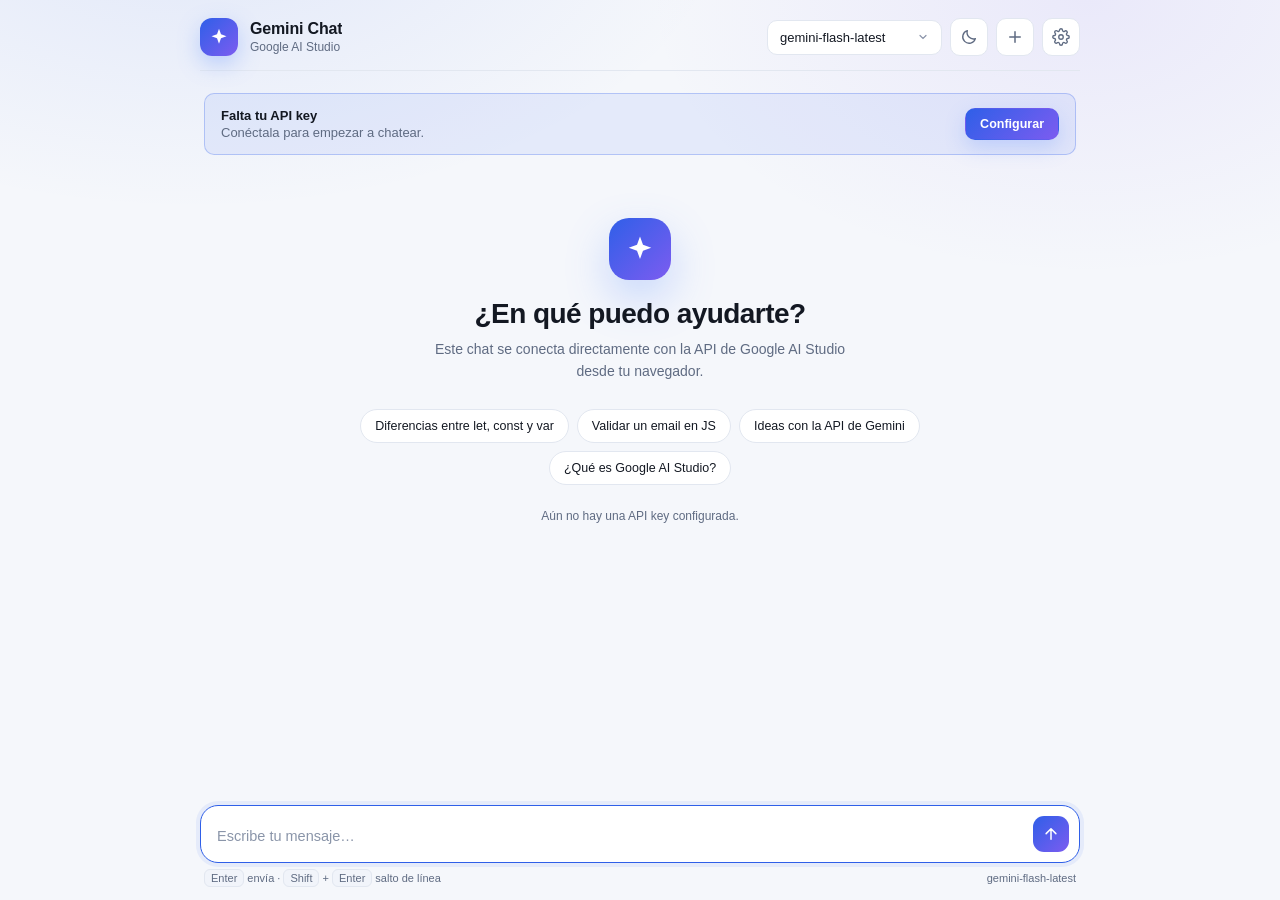
<file: index.html>
<!DOCTYPE html>
<html lang="es">
<head>
  <meta charset="UTF-8" />
  <meta name="viewport" content="width=device-width, initial-scale=1.0" />
  <title>Gemini Chat · Google AI Studio</title>
  <meta name="description" content="Chat sencillo en HTML, CSS y JS conectado a la API de Google AI Studio." />
  <meta name="theme-color" content="#f5f7fb" id="themeColor" />
  <script>
    // Aplica el tema guardado antes de pintar para evitar un destello de color.
    (function () {
      try {
        if (localStorage.getItem("geminichat.theme") === "dark") {
          document.documentElement.setAttribute("data-theme", "dark");
        }
      } catch (error) {
        /* almacenamiento bloqueado: se queda el tema claro */
      }
    })();
  </script>
  <link rel="icon" href="data:image/svg+xml,%3Csvg xmlns='http://www.w3.org/2000/svg' viewBox='0 0 100 100'%3E%3Cdefs%3E%3ClinearGradient id='g' x1='0' y1='0' x2='1' y2='1'%3E%3Cstop offset='0' stop-color='%235b8cff'/%3E%3Cstop offset='1' stop-color='%23a78bfa'/%3E%3C/linearGradient%3E%3C/defs%3E%3Crect width='100' height='100' rx='24' fill='%230b0d12'/%3E%3Cpath d='M50 18l7 18 18 7-18 7-7 18-7-18-18-7 18-7z' fill='url(%23g)'/%3E%3C/svg%3E" />
  <link rel="stylesheet" href="styles.css?v=2" />
</head>
<body>
  <div class="app">
    <header class="topbar">
      <div class="brand">
        <span class="brand__logo" aria-hidden="true">
          <svg viewBox="0 0 24 24" width="20" height="20" fill="none">
            <path d="M12 2l2.4 6.6L21 11l-6.6 2.4L12 20l-2.4-6.6L3 11l6.6-2.4L12 2z" fill="currentColor" />
          </svg>
        </span>
        <div class="brand__text">
          <h1>Gemini Chat</h1>
          <p>Google AI Studio</p>
        </div>
      </div>

      <div class="topbar__actions">
        <select id="modelSelect" class="select" aria-label="Modelo de Gemini" title="Modelo"></select>

        <button id="themeBtn" class="icon-btn theme-toggle" type="button" title="Cambiar a tema oscuro" aria-label="Cambiar a tema oscuro" aria-pressed="false">
          <svg class="theme-toggle__moon" viewBox="0 0 24 24" width="18" height="18" fill="none" stroke="currentColor" stroke-width="1.8" stroke-linecap="round" stroke-linejoin="round" aria-hidden="true">
            <path d="M20.5 14.2A8.6 8.6 0 0 1 9.8 3.5a8.6 8.6 0 1 0 10.7 10.7z" />
          </svg>
          <svg class="theme-toggle__sun" viewBox="0 0 24 24" width="18" height="18" fill="none" stroke="currentColor" stroke-width="1.8" stroke-linecap="round" aria-hidden="true">
            <circle cx="12" cy="12" r="4" />
            <path d="M12 2v2M12 20v2M4.9 4.9l1.4 1.4M17.7 17.7l1.4 1.4M2 12h2M20 12h2M4.9 19.1l1.4-1.4M17.7 6.3l1.4-1.4" />
          </svg>
        </button>

        <button id="newChatBtn" class="icon-btn" type="button" title="Nueva conversación" aria-label="Nueva conversación">
          <svg viewBox="0 0 24 24" width="18" height="18" fill="none" stroke="currentColor" stroke-width="2" stroke-linecap="round">
            <path d="M12 5v14M5 12h14" />
          </svg>
        </button>

        <button id="settingsBtn" class="icon-btn" type="button" title="Configuración" aria-label="Configuración">
          <svg viewBox="0 0 24 24" width="18" height="18" fill="none" stroke="currentColor" stroke-width="1.8" stroke-linecap="round" stroke-linejoin="round">
            <circle cx="12" cy="12" r="3" />
            <path d="M19.4 15a1.7 1.7 0 0 0 .34 1.87l.06.06a2 2 0 1 1-2.83 2.83l-.06-.06a1.7 1.7 0 0 0-1.87-.34 1.7 1.7 0 0 0-1 1.55V21a2 2 0 1 1-4 0v-.09a1.7 1.7 0 0 0-1.11-1.55 1.7 1.7 0 0 0-1.87.34l-.06.06a2 2 0 1 1-2.83-2.83l.06-.06a1.7 1.7 0 0 0 .34-1.87 1.7 1.7 0 0 0-1.55-1H3a2 2 0 1 1 0-4h.09a1.7 1.7 0 0 0 1.55-1.11 1.7 1.7 0 0 0-.34-1.87l-.06-.06a2 2 0 1 1 2.83-2.83l.06.06a1.7 1.7 0 0 0 1.87.34H9a1.7 1.7 0 0 0 1-1.55V3a2 2 0 1 1 4 0v.09a1.7 1.7 0 0 0 1 1.55 1.7 1.7 0 0 0 1.87-.34l.06-.06a2 2 0 1 1 2.83 2.83l-.06.06a1.7 1.7 0 0 0-.34 1.87V9a1.7 1.7 0 0 0 1.55 1H21a2 2 0 1 1 0 4h-.09a1.7 1.7 0 0 0-1.51 1z" />
          </svg>
        </button>
      </div>
    </header>

    <main id="chat" class="chat">
      <div id="keyBanner" class="banner" hidden>
        <div class="banner__text">
          <strong>Falta tu API key</strong>
          <span>Conéctala para empezar a chatear.</span>
        </div>
        <button class="btn btn--primary btn--sm" type="button" data-open-settings>Configurar</button>
      </div>

      <section id="emptyState" class="empty">
        <div class="empty__logo" aria-hidden="true">
          <svg viewBox="0 0 24 24" width="30" height="30" fill="none">
            <path d="M12 2l2.4 6.6L21 11l-6.6 2.4L12 20l-2.4-6.6L3 11l6.6-2.4L12 2z" fill="currentColor" />
          </svg>
        </div>
        <h2>¿En qué puedo ayudarte?</h2>
        <p>Este chat se conecta directamente con la API de Google AI Studio desde tu navegador.</p>

        <div class="chips">
          <button class="chip" type="button" data-prompt="Explícame las diferencias entre let, const y var en JavaScript con ejemplos.">Diferencias entre let, const y var</button>
          <button class="chip" type="button" data-prompt="Escribe una función en JavaScript que valide un correo electrónico y explica cómo funciona.">Validar un email en JS</button>
          <button class="chip" type="button" data-prompt="Dame 5 ideas de proyectos pequeños que pueda construir con la API de Gemini.">Ideas con la API de Gemini</button>
          <button class="chip" type="button" data-prompt="Resume en 3 puntos qué es la API de Google AI Studio y para qué sirve.">¿Qué es Google AI Studio?</button>
        </div>

        <p id="emptyKeyHint" class="empty__hint">Aún no hay una API key configurada.</p>
      </section>

      <div id="messages" class="messages"></div>
    </main>

    <footer class="composer-wrap">
      <form id="composer" class="composer">
        <textarea id="input" rows="1" placeholder="Escribe tu mensaje…" aria-label="Mensaje"></textarea>

        <div class="composer__actions">
          <button id="stopBtn" class="send-btn send-btn--stop" type="button" title="Detener" aria-label="Detener" hidden>
            <svg viewBox="0 0 24 24" width="16" height="16" fill="currentColor">
              <rect x="7" y="7" width="10" height="10" rx="2" />
            </svg>
          </button>

          <button id="sendBtn" class="send-btn" type="submit" title="Enviar" aria-label="Enviar">
            <svg viewBox="0 0 24 24" width="18" height="18" fill="none" stroke="currentColor" stroke-width="2" stroke-linecap="round" stroke-linejoin="round">
              <path d="M12 19V5M5.5 11.5L12 5l6.5 6.5" />
            </svg>
          </button>
        </div>
      </form>

      <p class="hint">
        <span><kbd>Enter</kbd> envía · <kbd>Shift</kbd> + <kbd>Enter</kbd> salto de línea</span>
        <span id="modelHint" class="hint__model"></span>
      </p>
    </footer>
  </div>

  <dialog id="settingsDialog" class="dialog">
    <form id="settingsForm" class="dialog__form" novalidate>
      <header class="dialog__head">
        <h2>Configuración</h2>
        <button type="button" class="icon-btn" id="closeSettingsBtn" aria-label="Cerrar">✕</button>
      </header>

      <label class="field">
        <span class="field__label">API key de Google AI Studio</span>
        <input id="apiKeyInput" class="input" type="password" placeholder="AIza…" autocomplete="off" spellcheck="false" />
        <span class="field__hint">
          Se guarda solo en este navegador. Consíguela en
          <a href="https://aistudio.google.com/apikey" target="_blank" rel="noopener noreferrer">aistudio.google.com/apikey ↗</a>
        </span>
      </label>

      <label class="field">
        <span class="field__label">Temperatura <span id="tempValue" class="field__value">0.7</span></span>
        <input id="tempInput" class="range" type="range" min="0" max="2" step="0.1" value="0.7" />
        <span class="field__hint">Más bajo = respuestas más precisas. Más alto = más creativas.</span>
      </label>

      <div class="dialog__actions">
        <button type="button" id="detectModelsBtn" class="btn btn--ghost">↻ Actualizar modelos</button>
        <button type="submit" class="btn btn--primary">Guardar</button>
      </div>

      <p id="settingsStatus" class="status" role="status"></p>
      <p class="dialog__note">
        Esta demo llama a la API desde el navegador. No publiques tu clave ni la subas a un repositorio.
      </p>
    </form>
  </dialog>

  <script src="app.js?v=2"></script>
</body>
</html>
</file>
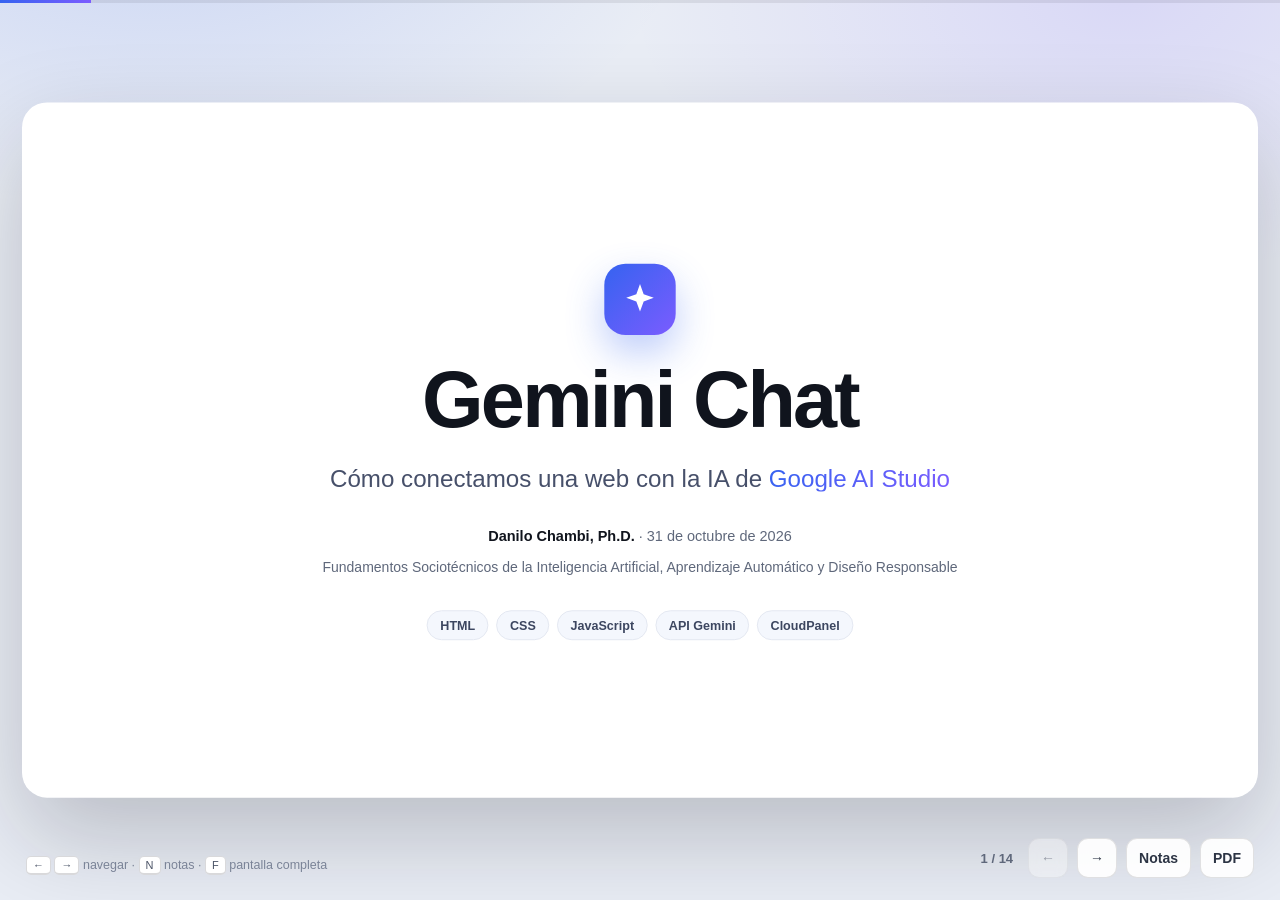
<file: presentacion/index.html>
<!DOCTYPE html>
<html lang="es">
<head>
  <meta charset="UTF-8" />
  <meta name="viewport" content="width=device-width, initial-scale=1.0" />
  <title>Gemini Chat · Presentación</title>
  <meta name="description" content="Presentación del proyecto Gemini Chat: cómo se desarrolló y cómo se conectó la API de Google AI Studio." />
  <style>
    :root {
      --ink: #10141d;
      --muted: #5f687b;
      --line: #e4e8f1;
      --soft: #f4f7fd;
      --accent: #3563f0;
      --accent-2: #7b5cff;
      --green: #15803d;
      --red: #b42318;
      --page: #e9edf5;
      --mono: ui-monospace, SFMono-Regular, Menlo, Consolas, monospace;
      --font: -apple-system, BlinkMacSystemFont, "Segoe UI", Inter, Roboto, "Helvetica Neue", Arial, sans-serif;
    }

    * { box-sizing: border-box; }

    html, body {
      height: 100%;
      margin: 0;
    }

    body {
      font-family: var(--font);
      color: var(--ink);
      background:
        radial-gradient(900px 500px at 12% -10%, rgba(53, 99, 240, 0.16), transparent 60%),
        radial-gradient(900px 500px at 88% 0%, rgba(123, 92, 255, 0.14), transparent 55%),
        var(--page);
      overflow: hidden;
    }

    /* ---------- Escenario 16:9 ---------- */

    .stage {
      position: fixed;
      left: 50%;
      top: 50%;
      width: 1280px;
      height: 720px;
      transform: translate(-50%, -50%) scale(var(--s, 1));
      transform-origin: center center;
      background: #fff;
      border-radius: 26px;
      box-shadow: 0 40px 100px rgba(16, 20, 29, 0.22);
      overflow: hidden;
    }

    .slide {
      position: absolute;
      inset: 0;
      display: flex;
      flex-direction: column;
      padding: 62px 76px 58px;
      opacity: 0;
      visibility: hidden;
      transition: opacity 0.28s ease, visibility 0.28s;
    }

    .slide.is-active {
      opacity: 1;
      visibility: visible;
    }

    .slide__inner {
      flex: 1;
      display: flex;
      flex-direction: column;
      min-height: 0;
    }

    .slide--center .slide__inner {
      justify-content: center;
      align-items: center;
      text-align: center;
    }

    .kicker {
      margin: 0 0 14px;
      font-size: 12.5px;
      font-weight: 700;
      letter-spacing: 0.2em;
      text-transform: uppercase;
      color: var(--accent);
    }

    h1 {
      margin: 0;
      font-size: 82px;
      line-height: 1;
      letter-spacing: -0.035em;
      font-weight: 750;
    }

    h2 {
      margin: 6px 0 26px;
      font-size: 44px;
      line-height: 1.12;
      letter-spacing: -0.025em;
      font-weight: 720;
    }

    h3 {
      margin: 0 0 8px;
      font-size: 19px;
      line-height: 1.25;
      font-weight: 680;
    }

    p {
      margin: 0;
      font-size: 20px;
      line-height: 1.55;
      color: var(--muted);
    }

    .lead {
      font-size: 24px;
      line-height: 1.5;
      color: #394154;
      max-width: 900px;
    }

    .subtitle {
      margin-top: 22px;
      font-size: 25px;
      line-height: 1.45;
      color: #47506a;
      max-width: 820px;
    }

    .meta {
      margin-top: 30px;
      font-size: 15px;
      color: var(--muted);
    }

    .meta strong {
      color: var(--ink);
      font-weight: 650;
    }

    .meta--course {
      margin-top: 10px;
      max-width: 820px;
      font-size: 14.5px;
      line-height: 1.55;
    }

    .badges {
      display: flex;
      flex-wrap: wrap;
      gap: 8px;
      margin-top: 34px;
      justify-content: center;
    }

    .badge {
      padding: 7px 13px;
      border: 1px solid var(--line);
      border-radius: 999px;
      background: var(--soft);
      font-size: 13px;
      font-weight: 600;
      color: #3c4660;
    }

    .accent-text {
      background: linear-gradient(120deg, var(--accent), var(--accent-2));
      -webkit-background-clip: text;
      background-clip: text;
      color: transparent;
    }

    /* ---------- Listas ---------- */

    ul {
      margin: 0;
      padding: 0;
      list-style: none;
      display: flex;
      flex-direction: column;
      gap: 13px;
    }

    li {
      position: relative;
      padding-left: 27px;
      font-size: 20px;
      line-height: 1.5;
      color: #303847;
    }

    li::before {
      content: "";
      position: absolute;
      left: 0;
      top: 0.55em;
      width: 9px;
      height: 9px;
      border-radius: 3px;
      background: linear-gradient(135deg, var(--accent), var(--accent-2));
    }

    li strong { color: var(--ink); }

    /* ---------- Tarjetas y rejillas ---------- */

    .grid-2 {
      display: grid;
      grid-template-columns: 1fr 1fr;
      gap: 22px;
    }

    .grid-3 {
      display: grid;
      grid-template-columns: repeat(3, 1fr);
      gap: 18px;
    }

    .card {
      border: 1px solid var(--line);
      border-radius: 18px;
      padding: 22px 24px;
      background: #fff;
    }

    .card p {
      font-size: 16.5px;
      line-height: 1.5;
    }

    .card--soft {
      background: var(--soft);
      border-color: transparent;
    }

    .card__icon {
      display: grid;
      place-items: center;
      width: 38px;
      height: 38px;
      margin-bottom: 14px;
      border-radius: 11px;
      background: linear-gradient(135deg, var(--accent), var(--accent-2));
      color: #fff;
      font-weight: 700;
      font-size: 16px;
    }

    /* ---------- Pasos ---------- */

    .steps {
      display: flex;
      gap: 14px;
      margin-top: 4px;
    }

    .step {
      flex: 1;
      padding: 20px 18px;
      border: 1px solid var(--line);
      border-radius: 16px;
      background: #fff;
    }

    .step__num {
      display: grid;
      place-items: center;
      width: 30px;
      height: 30px;
      margin-bottom: 12px;
      border-radius: 9px;
      background: var(--soft);
      color: var(--accent);
      font-size: 14px;
      font-weight: 750;
    }

    .step h3 { font-size: 16px; }

    .step p { font-size: 14.5px; line-height: 1.45; }

    /* ---------- Flujo ---------- */

    .flow {
      display: flex;
      align-items: stretch;
      gap: 14px;
      margin: 10px 0 24px;
    }

    .flow__box {
      flex: 1;
      padding: 20px 18px;
      border: 1px solid var(--line);
      border-radius: 16px;
      background: #fff;
      text-align: center;
    }

    .flow__box--accent {
      border-color: rgba(53, 99, 240, 0.35);
      background: #f5f8ff;
    }

    .flow__box h3 { font-size: 16px; margin-bottom: 6px; }

    .flow__box p { font-size: 14px; line-height: 1.4; }

    .flow__arrow {
      align-self: center;
      flex: none;
      font-size: 26px;
      color: var(--accent);
      font-weight: 700;
    }

    /* ---------- Código ---------- */

    pre {
      margin: 0;
      padding: 20px 24px;
      border-radius: 16px;
      background: #0e1320;
      color: #dfe6f5;
      font-family: var(--mono);
      font-size: 15px;
      line-height: 1.62;
      overflow: hidden;
      white-space: pre;
      tab-size: 2;
    }

    pre .c { color: #74809a; }
    pre .k { color: #8ab4ff; }
    pre .s { color: #9be3a1; }
    pre .u { color: #c4b5ff; }
    pre .m { color: #ffd28a; }

    .code-note {
      margin-top: 14px;
      font-size: 15px;
      color: var(--muted);
    }

    /* ---------- Chips ---------- */

    .chips {
      display: flex;
      flex-wrap: wrap;
      gap: 9px;
    }

    .chip {
      display: inline-flex;
      align-items: center;
      gap: 8px;
      padding: 8px 13px;
      border: 1px solid var(--line);
      border-radius: 999px;
      background: #fff;
      font-size: 14px;
      font-weight: 600;
      color: #3c4660;
    }

    .chip b {
      font-family: var(--mono);
      font-size: 12.5px;
      color: var(--accent);
    }

    .chip--warn { border-color: #f3d3ad; background: #fff8ed; }
    .chip--bad { border-color: #f4c6c0; background: #fff3f1; }

    .callout {
      margin-top: 22px;
      padding: 16px 20px;
      border-left: 4px solid var(--accent);
      border-radius: 0 12px 12px 0;
      background: #f5f8ff;
      font-size: 17px;
      line-height: 1.5;
      color: #33405c;
    }

    .callout strong { color: var(--ink); }

    .ok { color: var(--green); font-weight: 700; }
    .ko { color: var(--red); font-weight: 700; }

    /* ---------- Portada ---------- */

    .cover-mark {
      display: grid;
      place-items: center;
      width: 74px;
      height: 74px;
      margin-bottom: 26px;
      border-radius: 22px;
      background: linear-gradient(135deg, var(--accent), var(--accent-2));
      box-shadow: 0 18px 40px rgba(53, 99, 240, 0.32);
      color: #fff;
    }

    .cover-mark svg { width: 38px; height: 38px; }

    /* ---------- HUD ---------- */

    .progress {
      position: fixed;
      inset: 0 0 auto 0;
      height: 3px;
      background: rgba(16, 20, 29, 0.08);
      z-index: 20;
    }

    .progress span {
      display: block;
      height: 100%;
      width: 0;
      background: linear-gradient(90deg, var(--accent), var(--accent-2));
      transition: width 0.25s ease;
    }

    .hud {
      position: fixed;
      right: 26px;
      bottom: 22px;
      display: flex;
      align-items: center;
      gap: 9px;
      z-index: 20;
    }

    .hud__count {
      margin-right: 6px;
      font-size: 13px;
      font-variant-numeric: tabular-nums;
      color: var(--muted);
      font-weight: 600;
    }

    .hud button {
      display: inline-grid;
      place-items: center;
      min-width: 40px;
      height: 40px;
      padding: 0 12px;
      border: 1px solid rgba(16, 20, 29, 0.12);
      border-radius: 11px;
      background: rgba(255, 255, 255, 0.92);
      color: #2c3444;
      font: inherit;
      font-size: 14px;
      font-weight: 600;
      cursor: pointer;
      backdrop-filter: blur(6px);
      transition: background 0.15s, transform 0.15s;
    }

    .hud button:hover {
      background: #fff;
      transform: translateY(-1px);
    }

    .hud button:disabled {
      opacity: 0.4;
      cursor: default;
      transform: none;
    }

    .hud__hint {
      position: fixed;
      left: 26px;
      bottom: 28px;
      z-index: 20;
      font-size: 12.5px;
      color: #7a8397;
    }

    kbd {
      font-family: var(--font);
      font-size: 11px;
      padding: 2px 6px;
      border: 1px solid rgba(16, 20, 29, 0.16);
      border-bottom-width: 2px;
      border-radius: 5px;
      background: #fff;
      color: #4a5366;
    }

    /* ---------- Notas del expositor ---------- */

    .notes {
      position: fixed;
      left: 50%;
      bottom: 78px;
      transform: translateX(-50%);
      width: min(920px, calc(100vw - 48px));
      margin: 0;
      padding: 16px 20px;
      border-radius: 14px;
      background: rgba(14, 19, 32, 0.94);
      color: #e7ecf7;
      font-size: 15px;
      line-height: 1.55;
      box-shadow: 0 18px 40px rgba(16, 20, 29, 0.3);
      z-index: 25;
    }

    .notes[hidden] { display: none; }

    .notes b {
      display: block;
      margin-bottom: 4px;
      font-size: 11px;
      letter-spacing: 0.16em;
      text-transform: uppercase;
      color: #9fb4e8;
    }

    /* ---------- Impresión / PDF ---------- */

    @media print {
      @page { size: A4 landscape; margin: 0; }

      html, body {
        height: auto;
        overflow: visible;
        background: #fff;
      }

      .progress, .hud, .hud__hint, .notes { display: none !important; }

      .stage {
        position: static;
        width: auto;
        height: auto;
        transform: none !important;
        border-radius: 0;
        box-shadow: none;
        overflow: visible;
      }

      .slide {
        position: static !important;
        display: flex !important;
        width: 100%;
        height: 100vh;
        padding: 54px 64px;
        opacity: 1 !important;
        visibility: visible !important;
        page-break-after: always;
        break-after: page;
      }

      .slide:last-child {
        page-break-after: auto;
        break-after: auto;
      }
    }
  </style>
</head>
<body>
  <div class="progress"><span id="progressBar"></span></div>

  <main class="stage" id="stage">
    <!-- 1 -->
    <section class="slide slide--center is-active" data-notes="Saludo y contexto: este proyecto conecta una página web con un modelo de lenguaje real. Duración total: unos 5-7 minutos.">
      <div class="slide__inner">
        <div class="cover-mark" aria-hidden="true">
          <svg viewBox="0 0 24 24" fill="none">
            <path d="M12 2l2.4 6.6L21 11l-6.6 2.4L12 20l-2.4-6.6L3 11l6.6-2.4L12 2z" fill="currentColor" />
          </svg>
        </div>
        <h1>Gemini Chat</h1>
        <p class="subtitle">Cómo conectamos una web con la IA de <span class="accent-text">Google AI Studio</span></p>
        <p class="meta"><strong>Danilo Chambi, Ph.D.</strong> · 31 de octubre de 2026</p>
        <p class="meta meta--course">Fundamentos Sociotécnicos de la Inteligencia Artificial, Aprendizaje Automático y Diseño Responsable</p>
        <div class="badges">
          <span class="badge">HTML</span>
          <span class="badge">CSS</span>
          <span class="badge">JavaScript</span>
          <span class="badge">API Gemini</span>
          <span class="badge">CloudPanel</span>
        </div>
      </div>
    </section>

    <!-- 2 -->
    <section class="slide" data-notes="Mensaje clave: no hay backend. La web habla directamente con la API y todo el estado vive en el navegador.">
      <div class="slide__inner">
        <p class="kicker">El proyecto</p>
        <h2>Una web que conversa con IA, sin servidor propio</h2>
        <p class="lead">Tres archivos y una API: eso es todo lo que hay detrás del chat.</p>
        <div class="grid-3" style="margin-top: 34px;">
          <div class="card card--soft">
            <div class="card__icon">💬</div>
            <h3>Conversación real</h3>
            <p>El modelo recibe el historial y responde en streaming, palabra por palabra.</p>
          </div>
          <div class="card card--soft">
            <div class="card__icon">⚡</div>
            <h3>100 % frontend</h3>
            <p>HTML, CSS y JavaScript. Sin Node, sin base de datos, sin build.</p>
          </div>
          <div class="card card--soft">
            <div class="card__icon">🌐</div>
            <h3>Publicado</h3>
            <p>Desplegado como sitio estático en CloudPanel con HTTPS.</p>
          </div>
        </div>
      </div>
    </section>

    <!-- 3 -->
    <section class="slide" data-notes="Resumir el proceso: primero la interfaz, luego la lógica, después la API, pruebas y despliegue. La parte más difícil fue manejar los errores y el streaming.">
      <div class="slide__inner">
        <p class="kicker">Desarrollo</p>
        <h2>Así se construyó, paso a paso</h2>
        <div class="steps">
          <div class="step">
            <div class="step__num">1</div>
            <h3>Diseño</h3>
            <p>Interfaz de chat: mensajes, estados vacíos, configuración.</p>
          </div>
          <div class="step">
            <div class="step__num">2</div>
            <h3>Estructura</h3>
            <p>HTML semántico y CSS responsive con tema oscuro.</p>
          </div>
          <div class="step">
            <div class="step__num">3</div>
            <h3>Conexión</h3>
            <p><code>fetch</code> a la API de Gemini y lectura del stream SSE.</p>
          </div>
          <div class="step">
            <div class="step__num">4</div>
            <h3>Pruebas</h3>
            <p>Claves inválidas, modelos caídos, cuotas y respuestas vacías.</p>
          </div>
          <div class="step">
            <div class="step__num">5</div>
            <h3>Despliegue</h3>
            <p>Sitio estático en CloudPanel + certificado SSL.</p>
          </div>
        </div>
        <p class="code-note">Cada paso se probó en el navegador antes de pasar al siguiente.</p>
      </div>
    </section>

    <!-- 4 -->
    <section class="slide" data-notes="Destacar que no se usaron frameworks: menos dependencias, más control y se entiende todo el flujo.">
      <div class="slide__inner">
        <p class="kicker">Tecnologías</p>
        <h2>Con qué está hecho</h2>
        <div class="grid-2" style="gap: 16px;">
          <div class="card">
            <h3>HTML5</h3>
            <p>Estructura del chat, diálogo de configuración y accesibilidad.</p>
          </div>
          <div class="card">
            <h3>CSS3</h3>
            <p>Tema oscuro, diseño responsive, animaciones y estados.</p>
          </div>
          <div class="card">
            <h3>JavaScript</h3>
            <p>Estado, manipulación del DOM, <code>fetch</code> y streams.</p>
          </div>
          <div class="card">
            <h3>API Gemini</h3>
            <p>Modelo de lenguaje de Google AI Studio vía HTTPS.</p>
          </div>
          <div class="card">
            <h3>CloudPanel</h3>
            <p>Hosting estático en nginx con certificado Let's Encrypt.</p>
          </div>
          <div class="card card--soft">
            <h3>Sin frameworks</h3>
            <p>Ni React ni bundler: solo tres archivos que se entienden de principio a fin.</p>
          </div>
        </div>
      </div>
    </section>

    <!-- 5 -->
    <section class="slide" data-notes="Explicar el diagrama: el navegador hace la petición directamente a Google; el servidor solo entrega archivos estáticos. La clave viaja en la URL de la petición HTTPS.">
      <div class="slide__inner">
        <p class="kicker">Arquitectura</p>
        <h2>Quién habla con quién</h2>
        <div class="flow">
          <div class="flow__box">
            <h3>Usuario</h3>
            <p>Escribe una pregunta</p>
          </div>
          <div class="flow__arrow">→</div>
          <div class="flow__box flow__box--accent">
            <h3>Navegador</h3>
            <p>HTML · CSS · JS<br />historial en memoria</p>
          </div>
          <div class="flow__arrow">⇄</div>
          <div class="flow__box">
            <h3>API Gemini</h3>
            <p>Google AI Studio<br />modelo de lenguaje</p>
          </div>
        </div>
        <ul>
          <li>La petición sale del navegador por <strong>HTTPS</strong> con la clave del visitante.</li>
          <li>La respuesta vuelve como <strong>eventos SSE</strong> y se pinta al instante.</li>
          <li>El servidor (CloudPanel) solo entrega los archivos: <strong>no procesa la conversación</strong>.</li>
        </ul>
      </div>
    </section>

    <!-- 6 -->
    <section class="slide" data-notes="Insistir en la seguridad: la clave no está en el código. Se guarda en localStorage, así que cada visitante usa la suya y nada se comparte entre usuarios.">
      <div class="slide__inner">
        <p class="kicker">Autenticación</p>
        <h2>La API key</h2>
        <ul>
          <li>Se obtiene gratis en <strong>aistudio.google.com/apikey</strong>.</li>
          <li>Se guarda en <strong>localStorage</strong>, solo en el navegador del visitante.</li>
          <li><strong>Nunca</strong> se escribe en el HTML ni en el JavaScript.</li>
          <li>Cada persona que entra usa su propia clave.</li>
        </ul>
        <div class="callout">
          <strong>Si la clave se publica en el código</strong>, cualquiera puede leerla con «Ver código fuente» y gastar tu cuota de IA.
        </div>
      </div>
    </section>

    <!-- 7 -->
    <section class="slide" data-notes="Esta es la petición real que hace la app. Explicar las tres partes: endpoint, cabecera Content-Type y cuerpo JSON con contents y generationConfig.">
      <div class="slide__inner">
        <p class="kicker">La conexión</p>
        <h2>La petición HTTP</h2>
        <pre><code><span class="k">POST</span> <span class="u">https://generativelanguage.googleapis.com/v1beta/models/</span>
     <span class="u">gemini-flash-latest:streamGenerateContent?alt=sse&amp;key=•••</span>
<span class="c">Content-Type: application/json</span>

{
  <span class="s">"contents"</span>: [
    { <span class="s">"role"</span>: <span class="m">"user"</span>,  <span class="s">"parts"</span>: [{ <span class="s">"text"</span>: <span class="m">"Hola"</span> }] },
    { <span class="s">"role"</span>: <span class="m">"model"</span>, <span class="s">"parts"</span>: [{ <span class="s">"text"</span>: <span class="m">"¡Hola!"</span> }] }
  ],
  <span class="s">"generationConfig"</span>: { <span class="s">"temperature"</span>: 0.7 }
}</code></pre>
        <p class="code-note">El historial se envía completo en cada petición: ahí está la «memoria» del chat.</p>
      </div>
    </section>

    <!-- 8 -->
    <section class="slide" data-notes="El streaming es lo que hace que se sienta como ChatGPT. Llegan líneas data: con trozos de texto y se van pintando con requestAnimationFrame.">
      <div class="slide__inner">
        <p class="kicker">Streaming</p>
        <h2>La respuesta llega por trozos</h2>
        <div class="grid-2" style="gap: 26px; align-items: start;">
          <div>
            <ul>
              <li>Google responde con <strong>Server-Sent Events</strong>.</li>
              <li>Cada línea <code>data: {...}</code> trae un fragmento de texto.</li>
              <li>Se lee con <code>ReadableStream</code> y <code>TextDecoder</code>.</li>
              <li>La interfaz se actualiza sin esperar el final.</li>
            </ul>
          </div>
          <pre><code><span class="c">// cada evento SSE</span>
<span class="k">data:</span> {<span class="s">"candidates"</span>:[{<span class="s">"content"</span>:
  {<span class="s">"parts"</span>:[{<span class="s">"text"</span>:<span class="m">"Hola"</span>}]}}]}

<span class="c">// leer el stream</span>
<span class="k">const</span> reader = res.body.getReader();
<span class="k">const</span> decoder = <span class="k">new</span> TextDecoder();

decoder.decode(value, { stream: <span class="k">true</span> });
onChunk(texto); <span class="c">// pintar</span></code></pre>
        </div>
        <p class="code-note">Resultado: el texto aparece mientras se genera, no después.</p>
      </div>
    </section>

    <!-- 9 -->
    <section class="slide" data-notes="La API es sin estado: no recuerda nada. La memoria la construimos nosotros enviando los mensajes anteriores con roles user y model.">
      <div class="slide__inner">
        <p class="kicker">Contexto</p>
        <h2>La memoria del chat la ponemos nosotros</h2>
        <div class="flow" style="margin-top: 4px;">
          <div class="flow__box"><h3>1. Escribes</h3><p>Se guarda como <code>user</code></p></div>
          <div class="flow__arrow">→</div>
          <div class="flow__box"><h3>2. Se envía</h3><p>Últimos 40 mensajes</p></div>
          <div class="flow__arrow">→</div>
          <div class="flow__box"><h3>3. Responde</h3><p>Se guarda como <code>model</code></p></div>
        </div>
        <ul>
          <li>Los roles <strong>alternan</strong>: <code>user</code> → <code>model</code> → <code>user</code>.</li>
          <li>Más historial = mejor contexto, pero <strong>más tokens</strong> por petición.</li>
          <li>Por eso se recorta la ventana y se empieza siempre por un mensaje de usuario.</li>
        </ul>
      </div>
    </section>

    <!-- 10 -->
    <section class="slide" data-notes="Un chat también se juzga por cómo falla. Explicar los códigos y el cambio automático de modelo cuando hay alta demanda.">
      <div class="slide__inner">
        <p class="kicker">Robustez</p>
        <h2>Qué pasa cuando algo falla</h2>
        <div class="chips" style="margin-bottom: 22px;">
          <span class="chip"><b>400</b> clave o petición inválida</span>
          <span class="chip"><b>403</b> acceso denegado</span>
          <span class="chip chip--warn"><b>404</b> modelo retirado</span>
          <span class="chip chip--warn"><b>429</b> cuota agotada</span>
          <span class="chip chip--bad"><b>503</b> modelo saturado</span>
        </div>
        <ul>
          <li>Los errores se traducen a <strong>mensajes claros</strong>, no a JSON crudo.</li>
          <li>Botón <strong>Reintentar</strong> y botón <strong>Detener</strong> (<code>AbortController</code>).</li>
          <li>Si el modelo da 503 o 404, la app <strong>prueba otro automáticamente</strong>.</li>
        </ul>
      </div>
    </section>

    <!-- 11 -->
    <section class="slide" data-notes="Ser honesto con las limitaciones: la clave en el navegador sirve para una demo, no para producción. Y la IA puede equivocarse con seguridad.">
      <div class="slide__inner">
        <p class="kicker">Seguridad y límites</p>
        <h2>Lo que hay que tener claro</h2>
        <div class="grid-2">
          <div class="card">
            <h3 class="ok">Bien resuelto</h3>
            <ul style="margin-top: 12px;">
              <li>Clave fuera del código fuente.</li>
              <li>Cada visitante usa la suya.</li>
              <li>HTTPS en el despliegue.</li>
              <li>Sin backend que atacar.</li>
            </ul>
          </div>
          <div class="card">
            <h3 class="ko">Con cuidado</h3>
            <ul style="margin-top: 12px;">
              <li>La clave es visible en DevTools.</li>
              <li>No vale para producción multiusuario.</li>
              <li>La IA puede inventar datos.</li>
              <li>La calidad depende del modelo y la temperatura.</li>
            </ul>
          </div>
        </div>
        <div class="callout">
          <strong>Para producción:</strong> mover la llamada a un backend que guarde la clave en el servidor y actúe de proxy.
        </div>
      </div>
    </section>

    <!-- 12 -->
    <section class="slide" data-notes="El despliegue es lo más rápido: elegir el tipo de sitio, subir los archivos y activar el certificado. Sin build ni reinicios.">
      <div class="slide__inner">
        <p class="kicker">Despliegue</p>
        <h2>Publicado en CloudPanel</h2>
        <div class="steps">
          <div class="step">
            <div class="step__num">1</div>
            <h3>Crear el sitio</h3>
            <p>«Create a Static HTML Site» con el dominio.</p>
          </div>
          <div class="step">
            <div class="step__num">2</div>
            <h3>Subir archivos</h3>
            <p>Los tres archivos a <code>htdocs/tudominio.com</code>.</p>
          </div>
          <div class="step">
            <div class="step__num">3</div>
            <h3>Activar SSL</h3>
            <p>Let's Encrypt desde el panel.</p>
          </div>
          <div class="step">
            <div class="step__num">4</div>
            <h3>Probar</h3>
            <p>Abrir el dominio, pegar la clave y chatear.</p>
          </div>
        </div>
        <p class="code-note">Sin build, sin base de datos, sin reiniciar servicios: nginx sirve los archivos al instante.</p>
      </div>
    </section>

    <!-- 13 -->
    <section class="slide" data-notes="Proponer 4-5 preguntas para la demo. Mejor empezar por algo simple, seguir con contexto y terminar con una pregunta crítica. Ver PREGUNTAS.md para el guion completo.">
      <div class="slide__inner">
        <p class="kicker">Demo</p>
        <h2>Preguntas para probarlo en clase</h2>
        <ul>
          <li>«Explícame la recursión con una analogía cotidiana.»</li>
          <li>«Escribe una función en JavaScript que valide emails y explícala.»</li>
          <li>«Resume este texto en tres puntos: …» <span style="color:#8a93a8;">(pegar un párrafo)</span></li>
          <li>«Dame 3 argumentos a favor y 3 en contra de prohibir el móvil en clase.»</li>
          <li>«Ahora hazme 5 preguntas tipo test sobre lo anterior.» <span style="color:#8a93a8;">(muestra la memoria)</span></li>
        </ul>
        <div class="callout">
          <strong>Truco:</strong> cambia la temperatura a 1.5 y repite la misma pregunta para comparar respuestas.
        </div>
      </div>
    </section>

    <!-- 14 -->
    <section class="slide slide--center" data-notes="Cerrar con las ideas clave y abrir el turno de preguntas. Si hay tiempo, hacer una demo en vivo con una pregunta del público.">
      <div class="slide__inner">
        <p class="kicker">Conclusiones</p>
        <h2 style="margin-bottom: 18px;">Lo que aprendí</h2>
        <ul style="max-width: 860px; text-align: left;">
          <li><strong>Una API</strong> es una URL, unos datos y una autenticación.</li>
          <li><strong>El streaming</strong> convierte una espera en una conversación.</li>
          <li><strong>El historial</strong> es la memoria del chat.</li>
          <li><strong>Errores y seguridad</strong> son parte del proyecto, no un extra.</li>
        </ul>
        <p class="subtitle" style="margin-top: 34px; font-size: 30px; color: var(--ink); font-weight: 650;">
          Gracias · ¿Preguntas?
        </p>
      </div>
    </section>
  </main>

  <div class="hud__hint">
    <kbd>←</kbd> <kbd>→</kbd> navegar · <kbd>N</kbd> notas · <kbd>F</kbd> pantalla completa
  </div>

  <div class="hud">
    <span class="hud__count" id="counter">1 / 14</span>
    <button type="button" id="prevBtn" aria-label="Diapositiva anterior">←</button>
    <button type="button" id="nextBtn" aria-label="Diapositiva siguiente">→</button>
    <button type="button" id="notesBtn" aria-label="Mostrar notas del expositor" title="Notas (N)">Notas</button>
    <button type="button" id="printBtn" aria-label="Imprimir o guardar como PDF" title="Guardar como PDF">PDF</button>
  </div>

  <aside class="notes" id="notes" hidden>
    <b>Notas del expositor</b>
    <span id="notesText"></span>
  </aside>

  <script>
    (function () {
      const stage = document.getElementById("stage");
      const slides = Array.from(document.querySelectorAll(".slide"));
      const counter = document.getElementById("counter");
      const bar = document.getElementById("progressBar");
      const prevBtn = document.getElementById("prevBtn");
      const nextBtn = document.getElementById("nextBtn");
      const notesBtn = document.getElementById("notesBtn");
      const printBtn = document.getElementById("printBtn");
      const notes = document.getElementById("notes");
      const notesText = document.getElementById("notesText");

      let current = 0;

      function fitStage() {
        const margin = 44;
        const scale = Math.min(
          (window.innerWidth - margin) / 1280,
          (window.innerHeight - margin) / 720
        );
        stage.style.setProperty("--s", String(Math.max(0.2, scale)));
      }

      function go(index) {
        current = Math.max(0, Math.min(slides.length - 1, index));

        slides.forEach((slide, i) => {
          slide.classList.toggle("is-active", i === current);
          slide.setAttribute("aria-hidden", i === current ? "false" : "true");
        });

        counter.textContent = (current + 1) + " / " + slides.length;
        bar.style.width = ((current + 1) / slides.length) * 100 + "%";
        notesText.textContent = slides[current].dataset.notes || "";
        prevBtn.disabled = current === 0;
        nextBtn.disabled = current === slides.length - 1;

        try {
          history.replaceState(null, "", "#" + (current + 1));
        } catch (error) {
          /* file:// puede bloquear replaceState */
        }
      }

      function toggleNotes() {
        notes.hidden = !notes.hidden;
        notesBtn.style.background = notes.hidden ? "" : "rgba(255,255,255,0.6)";
      }

      function next() { go(current + 1); }
      function prev() { go(current - 1); }

      prevBtn.addEventListener("click", prev);
      nextBtn.addEventListener("click", next);
      notesBtn.addEventListener("click", toggleNotes);
      printBtn.addEventListener("click", function () { window.print(); });

      document.addEventListener("keydown", function (event) {
        const key = event.key;

        if (key === "ArrowRight" || key === "PageDown" || key === " ") {
          event.preventDefault();
          next();
        } else if (key === "ArrowLeft" || key === "PageUp") {
          event.preventDefault();
          prev();
        } else if (key === "Home") {
          event.preventDefault();
          go(0);
        } else if (key === "End") {
          event.preventDefault();
          go(slides.length - 1);
        } else if (key === "n" || key === "N") {
          toggleNotes();
        } else if (key === "f" || key === "F") {
          if (document.fullscreenElement) {
            document.exitFullscreen();
          } else if (document.documentElement.requestFullscreen) {
            document.documentElement.requestFullscreen();
          }
        }
      });

      // Deslizar en pantallas táctiles.
      let touchX = null;
      document.addEventListener("touchstart", function (event) {
        touchX = event.touches[0].clientX;
      }, { passive: true });
      document.addEventListener("touchend", function (event) {
        if (touchX === null) return;
        const delta = event.changedTouches[0].clientX - touchX;
        if (Math.abs(delta) > 50) {
          if (delta < 0) next(); else prev();
        }
        touchX = null;
      }, { passive: true });

      window.addEventListener("resize", fitStage);

      const fromHash = parseInt(window.location.hash.slice(1), 10);
      fitStage();
      go(Number.isFinite(fromHash) && fromHash > 0 ? fromHash - 1 : 0);
    })();
  </script>
</body>
</html>
</file>
<file: styles.css>
/* ============================================================
   Gemini Chat · estilos
   ============================================================ */

:root {
  /* Tema claro (por defecto). El oscuro se activa con [data-theme="dark"]. */
  color-scheme: light;

  --bg: #f5f7fb;
  --bg-soft: #eef1f8;
  --panel: #ffffff;
  --panel-2: #f1f4fa;
  --border: #e2e7f0;
  --border-strong: #c9d2e3;
  --text: #131822;
  --muted: #5f6b82;
  --name: #39435a;
  --accent: #2f5fe8;
  --accent-2: #7c5cf0;
  --accent-soft: rgba(47, 95, 232, 0.08);
  --accent-border: rgba(47, 95, 232, 0.28);
  --danger: #d92d20;
  --danger-text: #b42318;
  --danger-soft: rgba(217, 45, 32, 0.08);
  --danger-border: rgba(217, 45, 32, 0.32);
  --ok: #067647;
  --glow-1: rgba(47, 95, 232, 0.1);
  --glow-2: rgba(124, 92, 240, 0.09);
  --scroll: #c7d0e0;
  --placeholder: #8a95a9;
  --code-bg: rgba(15, 23, 42, 0.06);
  --code-block-bg: #0f131c;
  --code-block-text: #e7ecf6;
  --code-block-border: #1b2334;
  --backdrop: rgba(15, 23, 42, 0.3);
  --radius: 16px;
  --radius-sm: 10px;
  --shadow: 0 24px 60px rgba(16, 24, 40, 0.14);
  --font: "Inter", "SF Pro Display", -apple-system, BlinkMacSystemFont, "Segoe UI", Roboto, sans-serif;
  --mono: "SF Mono", ui-monospace, SFMono-Regular, Menlo, Consolas, monospace;
}

:root[data-theme="dark"] {
  color-scheme: dark;

  --bg: #0b0d12;
  --bg-soft: #10131b;
  --panel: #12161f;
  --panel-2: #171c28;
  --border: #232a3a;
  --border-strong: #2f394d;
  --text: #e9edf6;
  --muted: #8b94aa;
  --name: #b9c1d4;
  --accent: #5b8cff;
  --accent-2: #a78bfa;
  --accent-soft: rgba(91, 140, 255, 0.14);
  --accent-border: rgba(91, 140, 255, 0.35);
  --danger: #ff6b6b;
  --danger-text: #ffb3b3;
  --danger-soft: rgba(255, 107, 107, 0.12);
  --danger-border: rgba(255, 107, 107, 0.4);
  --ok: #6ee7b7;
  --glow-1: rgba(91, 140, 255, 0.16);
  --glow-2: rgba(167, 139, 250, 0.12);
  --scroll: #2a3244;
  --placeholder: #6b748a;
  --code-bg: rgba(255, 255, 255, 0.08);
  --code-block-bg: #0a0c11;
  --code-block-text: #e9edf6;
  --code-block-border: #232a3a;
  --backdrop: rgba(4, 6, 10, 0.7);
  --shadow: 0 24px 60px rgba(0, 0, 0, 0.45);
}

* {
  box-sizing: border-box;
}

/* El atributo hidden debe ganar a cualquier display de las clases. */
[hidden] {
  display: none !important;
}

html,
body {
  height: 100%;
}

body {
  margin: 0;
  font-family: var(--font);
  color: var(--text);
  background:
    radial-gradient(900px 500px at 15% -10%, var(--glow-1), transparent 60%),
    radial-gradient(800px 500px at 85% 0%, var(--glow-2), transparent 55%),
    var(--bg);
  -webkit-font-smoothing: antialiased;
}

button,
input,
select,
textarea {
  font: inherit;
  color: inherit;
}

button {
  cursor: pointer;
}

a {
  color: var(--accent);
}

kbd {
  font-family: var(--font);
  font-size: 11px;
  padding: 2px 6px;
  border-radius: 6px;
  border: 1px solid var(--border);
  background: var(--panel-2);
  color: var(--muted);
}

/* ---------- Layout ---------- */

.app {
  display: grid;
  grid-template-rows: auto 1fr auto;
  height: 100dvh;
  max-width: 920px;
  margin: 0 auto;
  padding: 0 20px;
}

/* ---------- Topbar ---------- */

.topbar {
  display: flex;
  align-items: center;
  justify-content: space-between;
  gap: 16px;
  padding: 18px 0 14px;
  border-bottom: 1px solid var(--border);
}

.brand {
  display: flex;
  align-items: center;
  gap: 12px;
  min-width: 0;
}

.brand__logo {
  display: grid;
  place-items: center;
  width: 38px;
  height: 38px;
  flex: none;
  border-radius: 12px;
  color: #fff;
  background: linear-gradient(135deg, var(--accent), var(--accent-2));
  box-shadow: 0 8px 22px rgba(91, 140, 255, 0.35);
}

.brand__text {
  min-width: 0;
}

.brand__text h1 {
  margin: 0;
  font-size: 16px;
  font-weight: 650;
  letter-spacing: -0.01em;
  white-space: nowrap;
  overflow: hidden;
  text-overflow: ellipsis;
}

.brand__text p {
  margin: 2px 0 0;
  font-size: 12px;
  color: var(--muted);
}

.topbar__actions {
  display: flex;
  align-items: center;
  gap: 8px;
  min-width: 0;
}

.select {
  appearance: none;
  min-width: 0;
  max-width: 220px;
  padding: 9px 34px 9px 12px;
  border-radius: var(--radius-sm);
  border: 1px solid var(--border);
  background: var(--panel)
    url("data:image/svg+xml,%3Csvg xmlns='http://www.w3.org/2000/svg' width='12' height='12' viewBox='0 0 24 24' fill='none' stroke='%238b94aa' stroke-width='2.4' stroke-linecap='round'%3E%3Cpath d='M6 9l6 6 6-6'/%3E%3C/svg%3E")
    no-repeat right 12px center;
  font-size: 13px;
  text-overflow: ellipsis;
  transition: border-color 0.15s, background-color 0.15s;
}

.select:hover,
.select:focus {
  border-color: var(--border-strong);
  outline: none;
}

.icon-btn {
  display: grid;
  place-items: center;
  width: 38px;
  height: 38px;
  flex: none;
  border-radius: var(--radius-sm);
  border: 1px solid var(--border);
  background: var(--panel);
  color: var(--muted);
  font-size: 14px;
  transition: color 0.15s, border-color 0.15s, background-color 0.15s;
}

.icon-btn:hover {
  color: var(--text);
  border-color: var(--border-strong);
  background: var(--panel-2);
}

/* Botón de tema: muestra la luna en claro y el sol en oscuro. */
.theme-toggle__sun {
  display: none;
}

:root[data-theme="dark"] .theme-toggle__sun {
  display: block;
}

:root[data-theme="dark"] .theme-toggle__moon {
  display: none;
}

/* ---------- Chat ---------- */

.chat {
  overflow-y: auto;
  overscroll-behavior: contain;
  padding: 22px 4px 8px;
  scrollbar-width: thin;
  scrollbar-color: var(--scroll) transparent;
}

.chat::-webkit-scrollbar {
  width: 8px;
}

.chat::-webkit-scrollbar-thumb {
  background: var(--scroll);
  border-radius: 99px;
}

.banner {
  display: flex;
  align-items: center;
  justify-content: space-between;
  gap: 16px;
  margin-bottom: 20px;
  padding: 14px 16px;
  border-radius: var(--radius-sm);
  border: 1px solid var(--accent-border);
  background: var(--accent-soft);
}

.banner__text {
  display: flex;
  flex-direction: column;
  gap: 2px;
  font-size: 13px;
}

.banner__text strong {
  font-weight: 600;
}

.banner__text span {
  color: var(--muted);
}

/* ---------- Empty state ---------- */

.empty {
  max-width: 620px;
  margin: 7vh auto 0;
  text-align: center;
  animation: fade-up 0.35s ease both;
}

.empty[hidden] {
  display: none;
}

.empty__logo {
  display: grid;
  place-items: center;
  width: 62px;
  height: 62px;
  margin: 0 auto 18px;
  border-radius: 20px;
  color: #fff;
  background: linear-gradient(135deg, var(--accent), var(--accent-2));
  box-shadow: 0 18px 44px rgba(91, 140, 255, 0.3);
}

.empty h2 {
  margin: 0 0 8px;
  font-size: clamp(22px, 3vw, 28px);
  font-weight: 650;
  letter-spacing: -0.02em;
}

.empty > p {
  margin: 0 auto;
  max-width: 440px;
  font-size: 14px;
  line-height: 1.6;
  color: var(--muted);
}

.chips {
  display: flex;
  flex-wrap: wrap;
  justify-content: center;
  gap: 8px;
  margin-top: 26px;
}

.chip {
  padding: 9px 14px;
  border-radius: 99px;
  border: 1px solid var(--border);
  background: var(--panel);
  color: var(--text);
  font-size: 12.5px;
  transition: border-color 0.15s, background-color 0.15s, transform 0.15s;
}

.chip:hover {
  border-color: var(--border-strong);
  background: var(--panel-2);
  transform: translateY(-1px);
}

.empty__hint {
  margin-top: 22px !important;
  font-size: 12px !important;
  color: var(--muted);
}

.empty__hint.is-ok {
  color: var(--ok);
}

/* ---------- Mensajes ---------- */

.messages {
  display: flex;
  flex-direction: column;
  gap: 26px;
  padding-bottom: 12px;
}

.msg {
  display: flex;
  flex-direction: column;
  gap: 8px;
  animation: fade-up 0.25s ease both;
}

.msg--user {
  align-items: flex-end;
}

.msg--model {
  align-items: flex-start;
}

.msg__meta {
  display: flex;
  align-items: center;
  gap: 8px;
  padding: 0 4px;
  font-size: 11.5px;
  color: var(--muted);
}

.msg__avatar {
  display: grid;
  place-items: center;
  width: 22px;
  height: 22px;
  border-radius: 7px;
  color: #fff;
  background: linear-gradient(135deg, var(--accent), var(--accent-2));
}

.msg__name {
  font-weight: 600;
  color: var(--name);
}

.msg__copy {
  margin-left: 6px;
  padding: 3px 8px;
  border-radius: 6px;
  border: 1px solid transparent;
  background: transparent;
  color: var(--muted);
  font-size: 11px;
  opacity: 0;
  transition: opacity 0.15s, color 0.15s, border-color 0.15s;
}

.msg:hover .msg__copy,
.msg__copy:focus-visible {
  opacity: 1;
}

.msg__copy:hover {
  color: var(--text);
  border-color: var(--border);
}

.msg__bubble {
  max-width: min(720px, 92%);
  padding: 13px 17px;
  border-radius: var(--radius);
  font-size: 14.5px;
  line-height: 1.65;
  overflow-wrap: anywhere;
}

.msg--user .msg__bubble {
  border-bottom-right-radius: 6px;
  background: linear-gradient(135deg, #3d6bef, #6b5ce7);
  color: #fff;
  box-shadow: 0 10px 26px rgba(61, 107, 239, 0.25);
}

.msg--model .msg__bubble {
  border: 1px solid var(--border);
  border-bottom-left-radius: 6px;
  background: var(--panel);
}

.msg--error .msg__bubble {
  border: 1px solid var(--danger-border);
  background: var(--danger-soft);
  color: var(--danger-text);
}

.msg__body {
  white-space: normal;
}

.msg__body > *:first-child {
  margin-top: 0;
}

.msg__body > *:last-child {
  margin-bottom: 0;
}

.msg__body p {
  margin: 0 0 12px;
}

.msg__body h3,
.msg__body h2,
.msg__body h1 {
  margin: 18px 0 8px;
  font-size: 15.5px;
  font-weight: 650;
  line-height: 1.35;
}

.msg__body ul,
.msg__body ol {
  margin: 0 0 12px;
  padding-left: 22px;
}

.msg__body li {
  margin-bottom: 5px;
}

.msg__body code {
  padding: 2px 5px;
  border-radius: 5px;
  background: var(--code-bg);
  font-family: var(--mono);
  font-size: 12.6px;
}

.msg__body pre {
  margin: 12px 0;
  padding: 13px 15px;
  border-radius: var(--radius-sm);
  border: 1px solid var(--code-block-border);
  background: var(--code-block-bg);
  color: var(--code-block-text);
  overflow-x: auto;
}

.msg__body pre code {
  padding: 0;
  background: none;
  font-size: 12.6px;
  line-height: 1.6;
  white-space: pre;
}

.msg__body a {
  text-underline-offset: 2px;
}

.msg--user .msg__body code {
  background: rgba(0, 0, 0, 0.22);
}

.retry-btn {
  margin-top: 10px;
  padding: 6px 12px;
  border-radius: 8px;
  border: 1px solid var(--danger-border);
  background: transparent;
  color: var(--danger-text);
  font-size: 12.5px;
}

.retry-btn:hover {
  background: var(--danger-soft);
}

.msg__switched {
  margin: 10px 0 0;
  padding-top: 9px;
  border-top: 1px solid var(--border);
  font-size: 11.5px;
  color: var(--muted);
}

.typing {
  display: inline-flex;
  gap: 5px;
  padding: 4px 2px;
}

.typing i {
  width: 6px;
  height: 6px;
  border-radius: 50%;
  background: var(--muted);
  animation: blink 1.2s infinite ease-in-out;
}

.typing i:nth-child(2) {
  animation-delay: 0.15s;
}

.typing i:nth-child(3) {
  animation-delay: 0.3s;
}

/* ---------- Composer ---------- */

.composer-wrap {
  padding: 10px 0 16px;
}

.composer {
  display: flex;
  align-items: flex-end;
  gap: 10px;
  padding: 10px 10px 10px 16px;
  border-radius: 18px;
  border: 1px solid var(--border);
  background: var(--panel);
  transition: border-color 0.15s, box-shadow 0.15s;
}

.composer:focus-within {
  border-color: var(--accent);
  box-shadow: 0 0 0 4px var(--accent-soft);
}

.composer textarea {
  flex: 1;
  max-height: 200px;
  min-height: 24px;
  padding: 5px 0;
  border: none;
  outline: none;
  background: transparent;
  resize: none;
  font-size: 14.5px;
  line-height: 1.55;
}

.composer textarea::placeholder {
  color: var(--placeholder);
}

.composer__actions {
  display: flex;
  gap: 8px;
}

.send-btn {
  display: grid;
  place-items: center;
  width: 36px;
  height: 36px;
  flex: none;
  border-radius: 11px;
  border: none;
  color: #fff;
  background: linear-gradient(135deg, var(--accent), var(--accent-2));
  transition: opacity 0.15s, transform 0.15s;
}

.send-btn:hover:not(:disabled) {
  transform: translateY(-1px);
}

.send-btn:disabled {
  opacity: 0.45;
  cursor: not-allowed;
}

.send-btn--stop {
  background: var(--panel-2);
  border: 1px solid var(--border-strong);
  color: var(--danger);
}

.hint {
  display: flex;
  justify-content: space-between;
  gap: 12px;
  margin: 9px 4px 0;
  font-size: 11px;
  color: var(--muted);
}

.hint__model {
  overflow: hidden;
  text-overflow: ellipsis;
  white-space: nowrap;
}

/* ---------- Dialog ---------- */

.dialog {
  width: min(460px, calc(100vw - 32px));
  padding: 0;
  border: 1px solid var(--border);
  border-radius: 20px;
  background: var(--panel);
  color: var(--text);
  box-shadow: var(--shadow);
}

.dialog::backdrop {
  background: var(--backdrop);
  backdrop-filter: blur(4px);
}

.dialog__form {
  display: flex;
  flex-direction: column;
  gap: 18px;
  padding: 22px;
}

.dialog__head {
  display: flex;
  align-items: center;
  justify-content: space-between;
}

.dialog__head h2 {
  margin: 0;
  font-size: 16px;
  font-weight: 650;
}

.dialog__head .icon-btn {
  width: 32px;
  height: 32px;
  border-color: transparent;
  background: transparent;
}

.field {
  display: flex;
  flex-direction: column;
  gap: 8px;
}

.field__label {
  display: flex;
  align-items: center;
  justify-content: space-between;
  font-size: 12.5px;
  font-weight: 600;
  color: var(--text);
}

.field__value {
  font-family: var(--mono);
  font-weight: 500;
  color: var(--accent);
}

.field__hint {
  font-size: 11.5px;
  line-height: 1.5;
  color: var(--muted);
}

.input {
  width: 100%;
  padding: 11px 13px;
  border-radius: var(--radius-sm);
  border: 1px solid var(--border);
  background: var(--bg-soft);
  font-size: 13.5px;
  outline: none;
  transition: border-color 0.15s, box-shadow 0.15s;
}

.input:focus {
  border-color: var(--accent);
  box-shadow: 0 0 0 3px var(--accent-soft);
}

.range {
  width: 100%;
  accent-color: var(--accent);
}

.dialog__actions {
  display: flex;
  justify-content: space-between;
  gap: 10px;
}

.dialog__note {
  margin: 0;
  font-size: 11px;
  line-height: 1.55;
  color: var(--muted);
}

.status {
  min-height: 14px;
  margin: -6px 0 0;
  font-size: 12px;
  color: var(--muted);
}

.status.is-error {
  color: var(--danger-text);
}

.status.is-ok {
  color: var(--ok);
}

.btn {
  padding: 10px 16px;
  border-radius: var(--radius-sm);
  border: 1px solid transparent;
  font-size: 13px;
  font-weight: 550;
  transition: transform 0.15s, background-color 0.15s, border-color 0.15s;
}

.btn:active {
  transform: scale(0.98);
}

.btn--primary {
  color: #fff;
  background: linear-gradient(135deg, var(--accent), var(--accent-2));
  box-shadow: 0 8px 20px rgba(91, 140, 255, 0.25);
}

.btn--ghost {
  border-color: var(--border);
  background: var(--panel-2);
  color: var(--text);
}

.btn--ghost:hover {
  border-color: var(--border-strong);
}

.btn--sm {
  padding: 8px 14px;
  font-size: 12.5px;
}

/* ---------- Animaciones ---------- */

@keyframes fade-up {
  from {
    opacity: 0;
    transform: translateY(6px);
  }
  to {
    opacity: 1;
    transform: none;
  }
}

@keyframes blink {
  0%,
  80%,
  100% {
    opacity: 0.25;
    transform: translateY(0);
  }
  40% {
    opacity: 1;
    transform: translateY(-2px);
  }
}

/* ---------- Responsive ---------- */

@media (max-width: 640px) {
  .app {
    padding: 0 12px;
  }

  .brand {
    gap: 9px;
  }

  .brand__logo {
    width: 34px;
    height: 34px;
    border-radius: 10px;
  }

  .brand__text h1 {
    font-size: 15px;
  }

  .brand__text p {
    display: none;
  }

  .topbar__actions {
    gap: 6px;
  }

  .select {
    max-width: 118px;
    font-size: 12px;
    padding-left: 10px;
    padding-right: 28px;
    background-position: right 9px center;
  }

  .icon-btn {
    width: 34px;
    height: 34px;
  }

  .empty {
    margin-top: 4vh;
  }

  .empty > p {
    font-size: 13px;
  }

  .chip {
    font-size: 12px;
  }

  .msg__bubble {
    max-width: 100%;
  }

  .hint__model,
  .hint span:first-child {
    display: none;
  }

  .hint {
    justify-content: center;
  }
}
</file>
